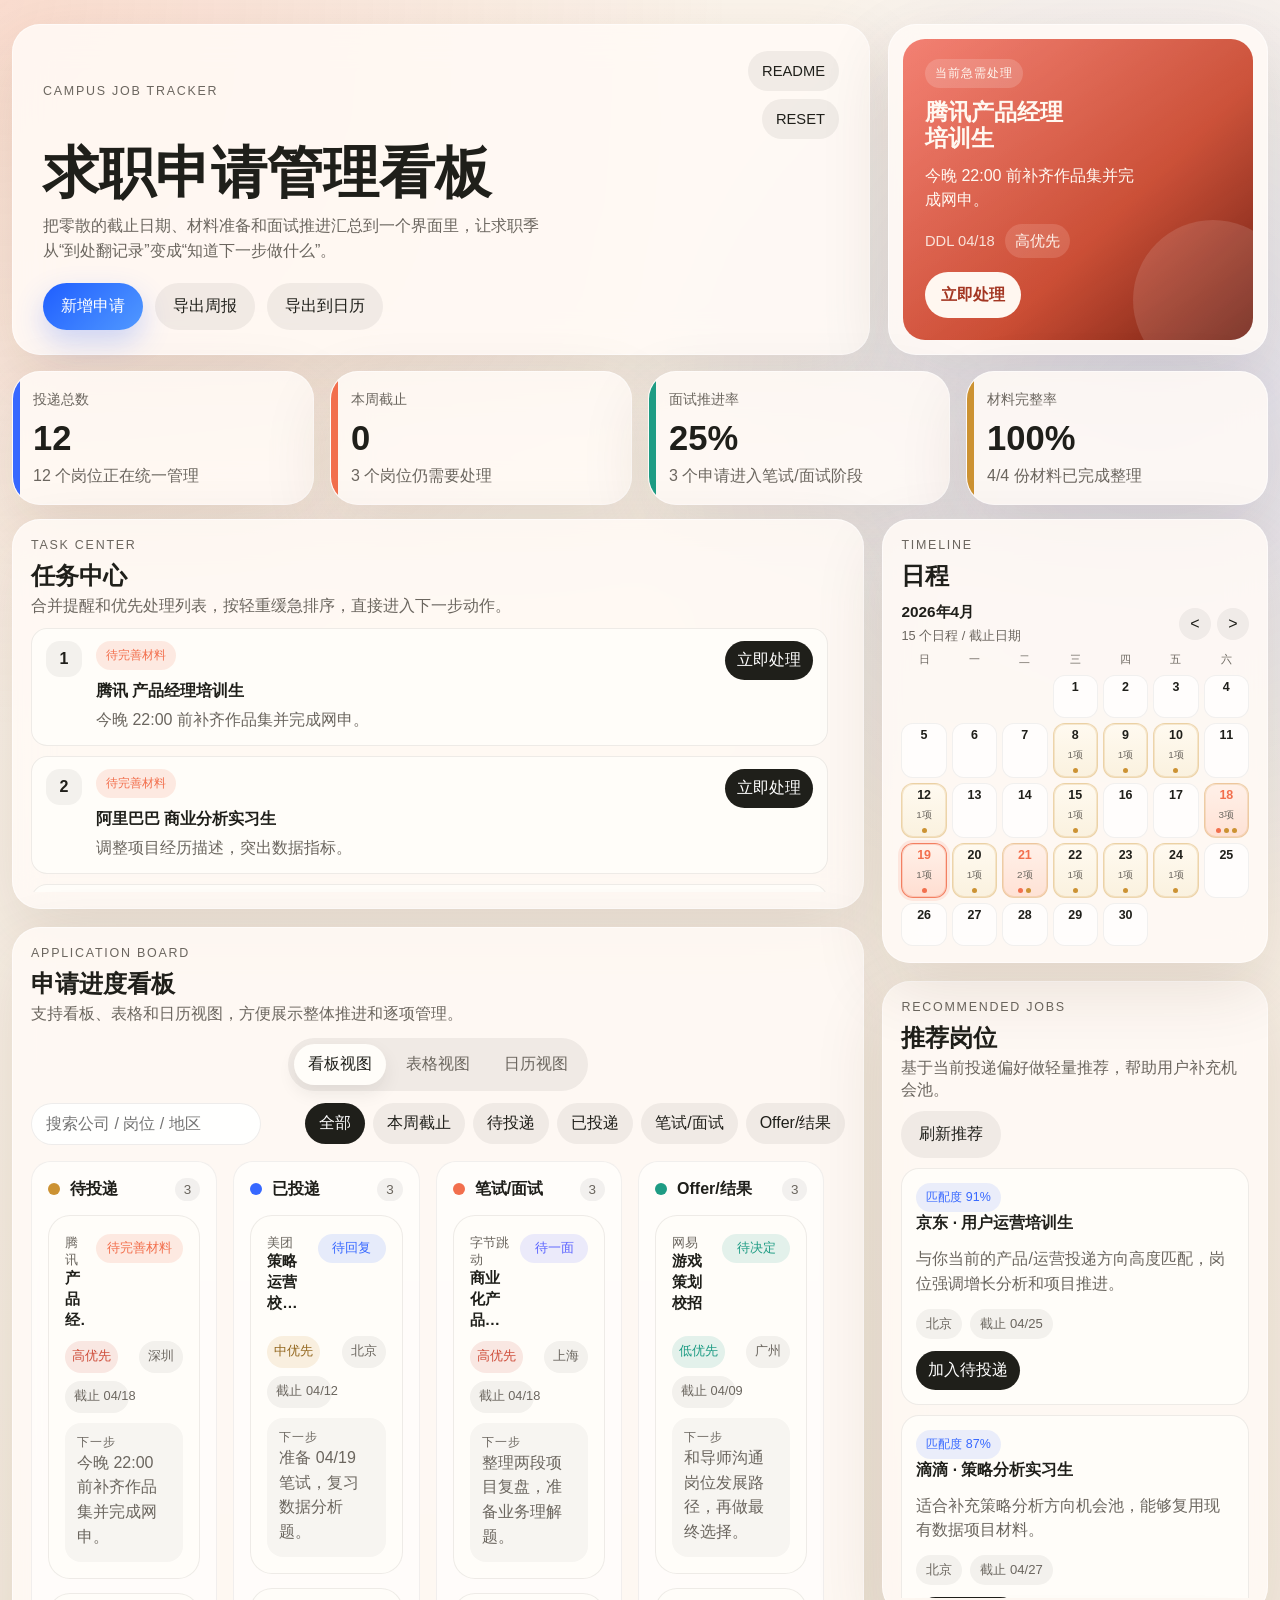
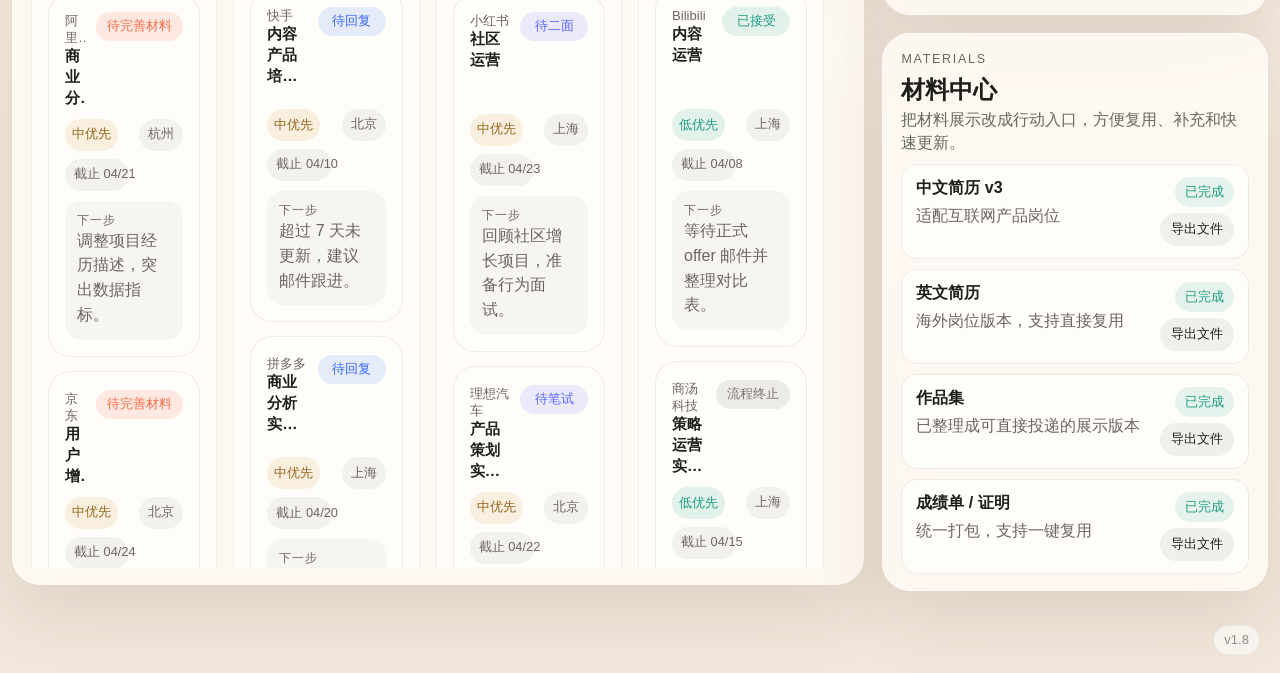
<file: index.html>
<!DOCTYPE html>
<html lang="zh-CN">
  <head>
    <meta charset="UTF-8" />
    <meta name="viewport" content="width=device-width, initial-scale=1.0" />
    <title>求职申请管理看板</title>
    <link rel="stylesheet" href="./styles.css" />
  </head>
  <body>
    <div class="page-shell">
      <header class="hero">
        <div class="hero__copy">
          <div class="hero__topbar">
            <p class="eyebrow">Campus Job Tracker</p>
            <div class="hero__topbar-actions">
              <button class="ghost-btn ghost-btn--compact" id="openReadmeBtn" type="button">README</button>
              <button class="ghost-btn ghost-btn--compact" id="restoreDefaultsBtn" type="button">RESET</button>
            </div>
          </div>
          <h1>求职申请管理看板</h1>
          <p class="hero__lead">
            把零散的截止日期、材料准备和面试推进汇总到一个界面里，让求职季从“到处翻记录”变成“知道下一步做什么”。
          </p>
          <div class="hero__actions">
            <button class="primary-btn" id="addApplicationBtn" type="button">新增申请</button>
            <button class="ghost-btn" id="exportReportBtn" type="button">导出周报</button>
            <button class="ghost-btn" id="exportCalendarBtn" type="button">导出到日历</button>
          </div>
        </div>

        <aside class="hero__panel">
          <div class="pulse-card">
            <span class="pulse-card__label">当前急需处理</span>
            <strong id="urgentCardTitle">腾讯产品经理培训生</strong>
            <p id="urgentCardDesc">距离网申截止还有 18 小时，作品集仍待上传。</p>
            <div class="pulse-card__meta">
              <span id="urgentCardDeadline">DDL 04/18</span>
              <span class="pulse-card__priority" id="urgentCardPriority">高优先</span>
            </div>
            <div class="pulse-card__actions">
              <button class="pulse-btn" id="focusUrgentBtn" type="button">立即处理</button>
            </div>
          </div>
        </aside>
      </header>

      <main class="dashboard">
        <section class="metrics" aria-label="核心指标">
          <article class="metric-card metric-card--interactive accent-blue" data-metric-filter="all" role="button" tabindex="0">
            <span class="metric-card__label">投递总数</span>
            <strong id="metricTotalValue">0</strong>
            <p id="metricTotalDesc">当前看板中的全部申请岗位</p>
          </article>
          <article class="metric-card metric-card--interactive accent-coral" data-metric-filter="week" role="button" tabindex="0">
            <span class="metric-card__label">本周截止</span>
            <strong id="metricDeadlineValue">0</strong>
            <p id="metricDeadlineDesc">本周内到期的申请岗位</p>
          </article>
          <article class="metric-card metric-card--interactive accent-mint" data-metric-filter="interview" role="button" tabindex="0">
            <span class="metric-card__label">面试推进率</span>
            <strong id="metricInterviewValue">0%</strong>
            <p id="metricInterviewDesc">进入笔试/面试阶段的申请占比</p>
          </article>
          <article class="metric-card accent-gold">
            <span class="metric-card__label">材料完整率</span>
            <strong id="metricMaterialsValue">0%</strong>
            <p id="metricMaterialsDesc">全部申请材料的完成进度</p>
          </article>
        </section>

        <section class="workspace-grid">
          <div class="left-rail">
            <section class="panel" id="taskCenterPanel">
              <div class="panel__head">
                <div>
                  <p class="section-kicker">Task Center</p>
                  <h2>任务中心</h2>
                  <p class="panel__subcopy">合并提醒和优先处理列表，按轻重缓急排序，直接进入下一步动作。</p>
                </div>
              </div>
              <div class="task-list" id="taskList"></div>
            </section>

            <section class="panel" id="applicationBoardPanel">
              <div class="panel__head">
                <div class="panel__title-block">
                  <p class="section-kicker">Application Board</p>
                  <h2>申请进度看板</h2>
                  <p class="panel__subcopy">支持看板、表格和日历视图，方便展示整体推进和逐项管理。</p>
                </div>
                <div class="panel__controls">
                  <div class="view-switch" id="viewSwitch">
                    <button class="view-switch__btn active" data-view="board" type="button">看板视图</button>
                    <button class="view-switch__btn" data-view="table" type="button">表格视图</button>
                    <button class="view-switch__btn" data-view="calendar" type="button">日历视图</button>
                  </div>
                </div>
              </div>

              <div class="data-view is-active" id="boardView">
                <div class="board-swipe-hint" aria-hidden="true">
                  <span class="board-swipe-hint__icon">↔</span>
                  <span>左右滑动查看不同申请阶段</span>
                </div>
                <div class="board-scroll">
                  <div class="board" id="board"></div>
                </div>
              </div>

              <div class="data-view" id="tableView">
                <div class="toolbar toolbar--table">
                  <input id="searchInput" type="search" placeholder="搜索公司 / 岗位 / 地区" />
                  <div class="chip-group" id="filterGroup">
                    <button class="chip active" data-filter="all" type="button">全部</button>
                    <button class="chip" data-filter="wishlist" type="button">待投递</button>
                    <button class="chip" data-filter="applied" type="button">已投递</button>
                    <button class="chip" data-filter="interview" type="button">笔试/面试</button>
                    <button class="chip" data-filter="offer" type="button">Offer/结果</button>
                  </div>
                </div>
                <div class="table-shell">
                  <table class="application-table">
                    <thead>
                      <tr>
                        <th>公司</th>
                        <th>岗位 / 工作</th>
                        <th>
                          <button class="table-sort" data-sort-key="deadline" type="button">
                            Due Date
                            <span class="table-sort__icon" data-sort-icon="deadline">↕</span>
                          </button>
                        </th>
                        <th>
                          <button class="table-sort" data-sort-key="stage" type="button">
                            进度
                            <span class="table-sort__icon" data-sort-icon="stage">↕</span>
                          </button>
                        </th>
                        <th>下一步</th>
                        <th>
                          <button class="table-sort" data-sort-key="priority" type="button">
                            优先级
                            <span class="table-sort__icon" data-sort-icon="priority">↕</span>
                          </button>
                        </th>
                      </tr>
                    </thead>
                    <tbody id="tableBody"></tbody>
                  </table>
                </div>
              </div>

              <div class="data-view" id="calendarView">
                <div class="toolbar toolbar--calendar">
                  <input id="calendarSearchInput" type="search" placeholder="搜索公司 / 岗位 / 地区" data-application-search />
                  <div class="chip-group" id="calendarFilterGroup" data-application-filter-group>
                    <button class="chip active" data-filter="all" type="button">全部</button>
                    <button class="chip" data-filter="wishlist" type="button">待投递</button>
                    <button class="chip" data-filter="applied" type="button">已投递</button>
                    <button class="chip" data-filter="interview" type="button">笔试/面试</button>
                    <button class="chip" data-filter="offer" type="button">Offer/结果</button>
                  </div>
                </div>
                <div class="week-calendar" id="weekCalendar"></div>
              </div>
            </section>

          </div>

          <div class="right-rail">
            <section class="panel" id="timelinePanel">
              <div class="panel__head">
                <div>
                  <p class="section-kicker">Timeline</p>
                  <h2>日程</h2>
                </div>
              </div>
              <div class="timeline">
                <article class="timeline-item">
                  <span class="timeline-item__time">04/18 10:00</span>
                  <div>
                    <strong>字节跳动 一面</strong>
                    <p>线上视频面试，提前 15 分钟设备检查</p>
                    <button class="mini-action" data-open-detail-key="字节跳动-商业化产品经理" type="button">查看申请</button>
                  </div>
                </article>
                <article class="timeline-item">
                  <span class="timeline-item__time">04/19 19:30</span>
                  <div>
                    <strong>美团 笔试</strong>
                    <p>90 分钟，重点准备数据分析题</p>
                    <button class="mini-action" data-open-detail-key="美团-策略运营校招生" type="button">查看申请</button>
                  </div>
                </article>
                <article class="timeline-item">
                  <span class="timeline-item__time">04/21 14:00</span>
                  <div>
                    <strong>腾讯 HR 面</strong>
                    <p>整理过往实习亮点与转正意愿</p>
                    <button class="mini-action" data-open-detail-key="腾讯-产品经理培训生" type="button">查看申请</button>
                  </div>
                </article>
              </div>
            </section>

            <section class="panel" id="recommendedPanel">
              <div class="panel__head">
                <div>
                  <p class="section-kicker">Recommended Jobs</p>
                  <h2>推荐岗位</h2>
                  <p class="panel__subcopy">基于当前投递偏好做轻量推荐，帮助用户补充机会池。</p>
                </div>
                <button class="ghost-btn" id="refreshRecommendedBtn" type="button">刷新推荐</button>
              </div>
              <div class="recommended-list" id="recommendedList"></div>
            </section>

            <section class="panel" id="materialsPanel">
              <div class="panel__head">
                <div>
                  <p class="section-kicker">Materials</p>
                  <h2>材料中心</h2>
                  <p class="panel__subcopy">把材料展示改成行动入口，方便复用、补充和快速更新。</p>
                </div>
              </div>
              <div class="materials-list">
                <article class="material-item">
                  <div>
                    <strong>中文简历 v3</strong>
                    <p>适配互联网产品岗位</p>
                  </div>
                  <div class="material-item__side">
                    <span class="status-tag ready">已完成</span>
                    <button class="mini-action" data-material-action="export-resume-cn" type="button">导出文件</button>
                  </div>
                </article>
                <article class="material-item">
                  <div>
                    <strong>英文简历</strong>
                    <p>海外岗位版本，支持直接复用</p>
                  </div>
                  <div class="material-item__side">
                    <span class="status-tag ready">已完成</span>
                    <button class="mini-action" data-material-action="export-resume-en" type="button">导出文件</button>
                  </div>
                </article>
                <article class="material-item">
                  <div>
                    <strong>作品集</strong>
                    <p>已整理成可直接投递的展示版本</p>
                  </div>
                  <div class="material-item__side">
                    <span class="status-tag ready">已完成</span>
                    <button class="mini-action" data-material-action="export-portfolio" type="button">导出文件</button>
                  </div>
                </article>
                <article class="material-item">
                  <div>
                    <strong>成绩单 / 证明</strong>
                    <p>统一打包，支持一键复用</p>
                  </div>
                  <div class="material-item__side">
                    <span class="status-tag ready">已完成</span>
                    <button class="mini-action" data-material-action="export-proofs" type="button">导出文件</button>
                  </div>
                </article>
              </div>
            </section>
          </div>
        </section>

      </main>
    </div>

    <template id="cardTemplate">
      <article class="job-card">
        <div class="job-card__top">
          <div>
            <p class="job-card__company"></p>
            <h3 class="job-card__role"></h3>
          </div>
          <span class="job-card__badge"></span>
        </div>
        <div class="job-card__meta">
          <span class="job-card__priority"></span>
          <span class="job-card__city"></span>
          <span class="job-card__deadline"></span>
        </div>
        <div class="job-card__next">
          <span class="job-card__next-label">下一步</span>
          <p class="job-card__next-text"></p>
        </div>
      </article>
    </template>

    <dialog class="modal" id="applicationModal">
      <form class="modal__card" id="applicationForm" method="dialog">
        <div class="modal__head">
          <div>
            <p class="section-kicker">Quick Add</p>
            <h2>新增申请</h2>
          </div>
          <button class="modal__close" id="closeModalBtn" type="button" aria-label="关闭">×</button>
        </div>

        <div class="modal__grid">
          <label class="field">
            <span>公司</span>
            <input name="company" type="text" placeholder="例如：京东" required />
          </label>
          <label class="field">
            <span>岗位 / 工作</span>
            <input name="role" type="text" placeholder="例如：产品运营实习生" required />
          </label>
          <label class="field">
            <span>城市</span>
            <input name="city" type="text" placeholder="例如：北京" />
          </label>
          <label class="field">
            <span>Due Date</span>
            <input name="deadline" type="date" />
          </label>
          <label class="field">
            <span>阶段</span>
            <select name="stage" required>
              <option value="wishlist">待投递</option>
              <option value="applied">已投递</option>
              <option value="interview">笔试/面试</option>
              <option value="offer">Offer/结果</option>
            </select>
          </label>
          <label class="field">
            <span>当前状态</span>
            <select name="badge" id="applicationBadgeSelect" required>
              <option value="">请选择</option>
            </select>
          </label>
          <label class="field" id="applicationScheduleField" hidden>
            <span id="applicationScheduleLabel">笔试日期和时间</span>
            <div class="schedule-picker">
              <input name="scheduleDate" id="applicationScheduleDateInput" type="date" disabled />
              <select name="scheduleTime" id="applicationScheduleTimeSelect" disabled>
                <option value="">选择时间</option>
              </select>
            </div>
          </label>
          <label class="field">
            <span>联系人</span>
            <input name="contact" type="text" placeholder="例如：校招 HR / 邮箱" />
          </label>
          <label class="field">
            <span>岗位链接</span>
            <input name="jdLink" type="url" placeholder="https://example.com/job" />
          </label>
          <label class="field field--full">
            <span>下一步动作</span>
            <textarea name="nextStep" rows="3" placeholder="例如：今晚完成作品集补充并提交网申"></textarea>
          </label>
          <label class="field field--full">
            <span>备注</span>
            <textarea name="notes" rows="3" placeholder="例如：记录岗位匹配点、投递渠道或后续提醒"></textarea>
          </label>
        </div>

        <div class="modal__actions">
          <button class="ghost-btn" id="cancelModalBtn" type="button">取消</button>
          <button class="primary-btn" type="submit">保存到看板</button>
        </div>
      </form>
    </dialog>

    <div class="toast" id="successToast" role="status" aria-live="polite">
      <span class="toast__icon">✓</span>
      <span class="toast__text">已添加成功</span>
    </div>

    <dialog class="drawer" id="detailsDrawer">
      <div class="drawer__panel">
        <div class="drawer__head">
          <div>
            <p class="section-kicker">Application Detail</p>
            <h2 id="drawerTitle">公司详情</h2>
          </div>
          <div class="drawer__head-actions">
            <button class="ghost-btn" id="drawerEditToggleBtn" type="button">修改信息</button>
            <button class="drawer__close" id="closeDrawerBtn" type="button" aria-label="关闭">×</button>
          </div>
        </div>
        <div class="drawer__meta" id="drawerMeta"></div>
        <div class="drawer__section">
          <h3>投递信息</h3>
          <div class="drawer__grid">
            <article>
              <span>投递渠道</span>
              <strong id="drawerChannel"></strong>
            </article>
            <article>
              <span>联系人</span>
              <strong id="drawerContact"></strong>
            </article>
            <article>
              <span>岗位链接</span>
              <a id="drawerLink" href="#" target="_blank" rel="noreferrer">查看 JD</a>
            </article>
            <article>
              <span>当前阶段</span>
              <strong id="drawerStage"></strong>
            </article>
          </div>
        </div>
        <div class="drawer__section" id="drawerOverviewSection">
          <h3>当前进展</h3>
          <div class="drawer__overview" id="drawerOverviewView">
            <article>
              <span>当前状态</span>
              <strong id="drawerBadgeView"></strong>
            </article>
            <article id="drawerScheduleViewItem" hidden>
              <span id="drawerScheduleViewLabel">笔试日期和时间</span>
              <strong id="drawerScheduleView"></strong>
            </article>
            <article>
              <span>优先级</span>
              <strong id="drawerPriorityView"></strong>
            </article>
            <article class="drawer__overview--full">
              <span>下一步动作</span>
              <p id="drawerNextStepView"></p>
            </article>
          </div>
          <div class="drawer__overview drawer__overview--edit" id="drawerOverviewEdit" hidden>
            <label class="field">
              <span>申请阶段</span>
              <select id="drawerStageSelect">
                <option value="wishlist">待投递</option>
                <option value="applied">已投递</option>
                <option value="interview">笔试/面试</option>
                <option value="offer">Offer/结果</option>
              </select>
            </label>
            <label class="field">
              <span>截止日期</span>
              <input id="drawerDeadlineInput" type="date" />
            </label>
            <label class="field">
              <span>当前状态</span>
              <select id="drawerBadgeSelect">
                <option value="">请选择</option>
              </select>
            </label>
            <label class="field" id="drawerScheduleField" hidden>
              <span id="drawerScheduleLabel">笔试日期和时间</span>
              <div class="schedule-picker">
                <input id="drawerScheduleDateInput" type="date" disabled />
                <select id="drawerScheduleTimeSelect" disabled>
                  <option value="">选择时间</option>
                </select>
              </div>
            </label>
            <label class="field">
              <span>优先级</span>
              <select id="drawerPrioritySelect">
                <option value="urgent">高优先</option>
                <option value="mid">中优先</option>
                <option value="low">低优先</option>
              </select>
            </label>
            <label class="field">
              <span>联系人</span>
              <input id="drawerContactInput" type="text" placeholder="填写联系人或渠道备注" />
            </label>
            <label class="field">
              <span>岗位链接</span>
              <input id="drawerLinkInput" type="url" placeholder="https://example.com/job" />
            </label>
            <label class="field field--full">
              <span>下一步动作</span>
              <textarea id="drawerNextStepInput" rows="3" placeholder="填写当前最重要的下一步动作"></textarea>
            </label>
          </div>
        </div>
        <div class="drawer__section" id="drawerNotesSection">
          <h3>备注</h3>
          <p class="drawer__notes" id="drawerNotes"></p>
          <textarea class="drawer__notes-input" id="drawerNotesInput" rows="4" hidden></textarea>
        </div>
        <div class="drawer__actions" id="drawerActions" hidden>
          <button class="danger-btn" id="drawerDeleteBtn" type="button">删除岗位</button>
          <button class="ghost-btn" id="drawerResetBtn" type="button">重置改动</button>
          <button class="primary-btn" id="drawerSaveBtn" type="button">保存更改</button>
        </div>
      </div>
    </dialog>

    <dialog class="confirm-modal" id="deleteConfirmModal">
      <div class="confirm-modal__card">
        <p class="section-kicker">Confirm Delete</p>
        <h2>确认删除这个岗位？</h2>
        <p class="confirm-modal__text" id="deleteConfirmText">删除后将从看板、表格和任务中心中移除。</p>
        <div class="confirm-modal__actions">
          <button class="ghost-btn" id="cancelDeleteBtn" type="button">取消</button>
          <button class="danger-btn" id="confirmDeleteBtn" type="button">确认删除</button>
        </div>
      </div>
    </dialog>

    <footer class="site-version" aria-label="Version">
      <span>v1.8</span>
    </footer>

    <script src="./script.js"></script>
  </body>
</html>
</file>
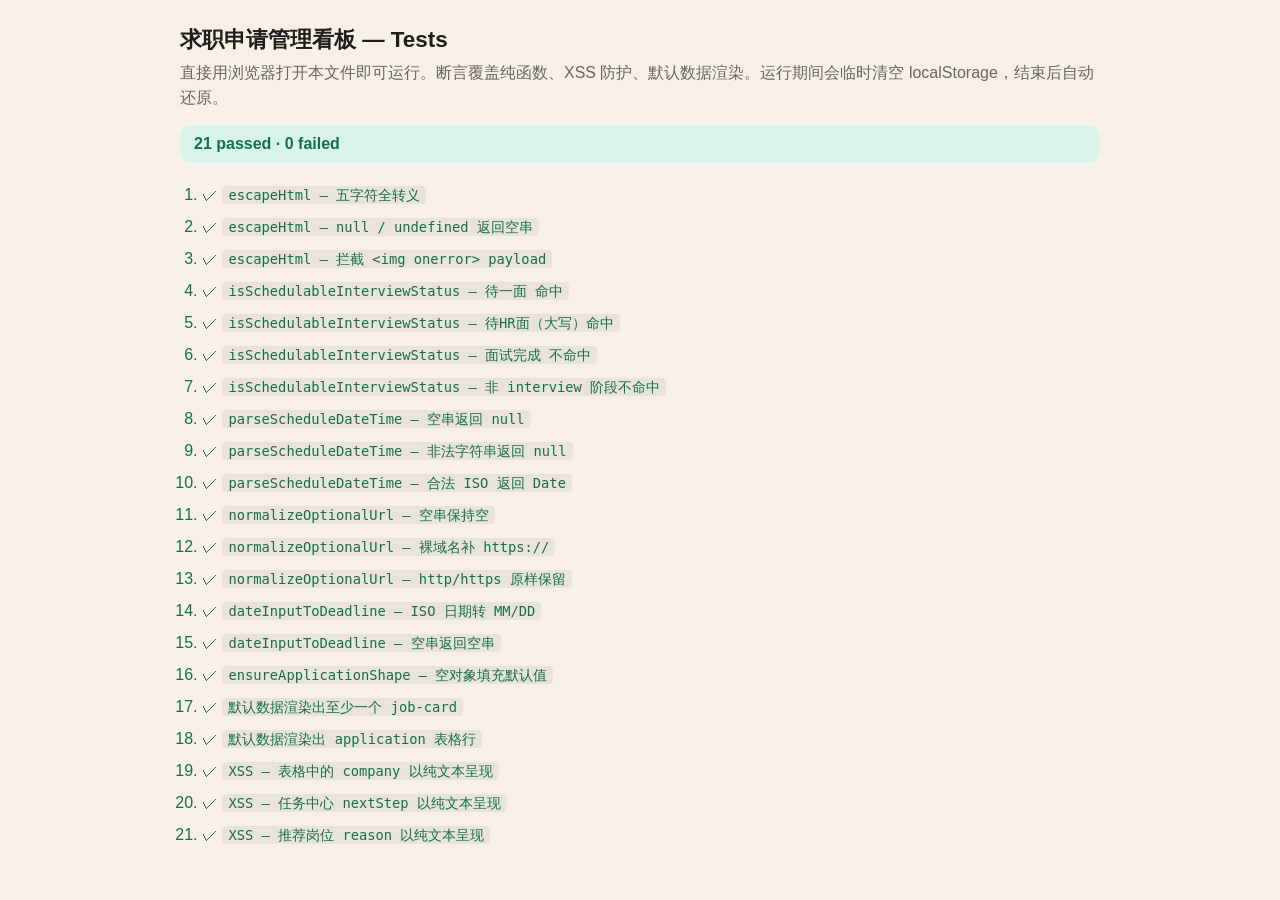
<file: tests.html>
<!DOCTYPE html>
<html lang="zh-CN">
  <head>
    <meta charset="UTF-8" />
    <title>Tests — 求职申请管理看板</title>
    <style>
      body {
        font-family: "IBM Plex Sans", "PingFang SC", "Microsoft YaHei", sans-serif;
        padding: 24px;
        max-width: 920px;
        margin: 0 auto;
        background: #f6f0e8;
        color: #1f1f1a;
      }
      h1 { margin: 0 0 6px; font-size: 1.4rem; }
      p.hint { margin: 0 0 14px; color: #6b665f; line-height: 1.55; }
      .summary {
        margin: 12px 0 16px;
        padding: 10px 14px;
        border-radius: 12px;
        font-weight: 700;
      }
      .summary.pending { background: rgba(31, 31, 26, 0.06); color: #6b665f; }
      .summary.pass { background: #d8f3ea; color: #14704c; }
      .summary.fail { background: #fbdcd5; color: #a22815; }
      ol { padding-left: 22px; line-height: 1.75; margin: 0; }
      li { padding: 2px 0; }
      li.pass { color: #14704c; }
      li.fail { color: #8b2215; }
      li code {
        font-family: "SF Mono", Menlo, Consolas, monospace;
        font-size: 0.86rem;
        background: rgba(31, 31, 26, 0.06);
        padding: 1px 6px;
        border-radius: 4px;
        color: inherit;
      }
      .detail {
        margin-top: 4px;
        padding: 6px 10px;
        background: rgba(206, 76, 57, 0.08);
        border-radius: 6px;
        font-family: "SF Mono", Menlo, Consolas, monospace;
        font-size: 0.82rem;
      }
      iframe { display: none; }
    </style>
  </head>
  <body>
    <h1>求职申请管理看板 — Tests</h1>
    <p class="hint">
      直接用浏览器打开本文件即可运行。断言覆盖纯函数、XSS 防护、默认数据渲染。运行期间会临时清空 localStorage，结束后自动还原。
    </p>
    <div id="summary" class="summary pending">运行中…</div>
    <ol id="results"></ol>
    <iframe id="app" src="./index.html"></iframe>

    <script>
      (function () {
        const STORAGE_KEY = "campus-job-tracker-applications-v1";
        const snapshot = window.localStorage.getItem(STORAGE_KEY);
        window.localStorage.removeItem(STORAGE_KEY);

        const iframe = document.getElementById("app");
        const results = document.getElementById("results");
        const summary = document.getElementById("summary");
        const cases = [];

        function test(name, fn) {
          cases.push({ name, fn });
        }

        function assert(cond, message) {
          if (!cond) throw new Error(message || "assertion failed");
        }

        function assertEq(actual, expected, message) {
          const a = JSON.stringify(actual);
          const e = JSON.stringify(expected);
          if (a !== e) {
            throw new Error(
              (message || "expected equal") + ": got " + a + ", want " + e
            );
          }
        }

        // --- 纯函数 ---

        test("escapeHtml — 五字符全转义", (w) => {
          assertEq(w.escapeHtml("<a>&\"'"), "&lt;a&gt;&amp;&quot;&#39;");
        });

        test("escapeHtml — null / undefined 返回空串", (w) => {
          assertEq(w.escapeHtml(null), "");
          assertEq(w.escapeHtml(undefined), "");
        });

        test("escapeHtml — 拦截 <img onerror> payload", (w) => {
          const payload = '<img src=x onerror="alert(1)">';
          const escaped = w.escapeHtml(payload);
          assert(!escaped.includes("<img"), "原始标签泄漏");
          assert(escaped.includes("&lt;img"), "尖括号未转义");
        });

        test("isSchedulableInterviewStatus — 待一面 命中", (w) => {
          assertEq(w.isSchedulableInterviewStatus("interview", "待一面"), true);
        });

        test("isSchedulableInterviewStatus — 待HR面（大写）命中", (w) => {
          // 回归锁: 集合里存的是 "待hr面" 小写，UI 选项是 "待HR面"，
          // 依赖 toLowerCase 才能匹配。改动常量表时这条会炸。
          assertEq(w.isSchedulableInterviewStatus("interview", "待HR面"), true);
        });

        test("isSchedulableInterviewStatus — 面试完成 不命中", (w) => {
          assertEq(w.isSchedulableInterviewStatus("interview", "面试完成"), false);
        });

        test("isSchedulableInterviewStatus — 非 interview 阶段不命中", (w) => {
          assertEq(w.isSchedulableInterviewStatus("applied", "待一面"), false);
        });

        test("parseScheduleDateTime — 空串返回 null", (w) => {
          assertEq(w.parseScheduleDateTime(""), null);
        });

        test("parseScheduleDateTime — 非法字符串返回 null", (w) => {
          assertEq(w.parseScheduleDateTime("not a date"), null);
        });

        test("parseScheduleDateTime — 合法 ISO 返回 Date", (w) => {
          const d = w.parseScheduleDateTime("2026-05-01T10:30");
          assert(d && typeof d.getTime === "function", "不是 Date 实例");
          assertEq(d.getHours(), 10);
          assertEq(d.getMinutes(), 30);
        });

        test("normalizeOptionalUrl — 空串保持空", (w) => {
          assertEq(w.normalizeOptionalUrl(""), "");
        });

        test("normalizeOptionalUrl — 裸域名补 https://", (w) => {
          assertEq(w.normalizeOptionalUrl("example.com"), "https://example.com");
        });

        test("normalizeOptionalUrl — http/https 原样保留", (w) => {
          assertEq(w.normalizeOptionalUrl("http://example.com"), "http://example.com");
          assertEq(w.normalizeOptionalUrl("https://example.com"), "https://example.com");
        });

        test("dateInputToDeadline — ISO 日期转 MM/DD", (w) => {
          assertEq(w.dateInputToDeadline("2026-05-01"), "05/01");
        });

        test("dateInputToDeadline — 空串返回空串", (w) => {
          assertEq(w.dateInputToDeadline(""), "");
        });

        test("ensureApplicationShape — 空对象填充默认值", (w) => {
          const item = {};
          w.ensureApplicationShape(item, 99);
          assertEq(item.id, "app-100");
          assertEq(item.scheduleAt, "");
          assert(Array.isArray(item.materials), "materials 未初始化");
          assert(!!item.deadline, "deadline 缺失");
          assert(!!item.stageLabel, "stageLabel 缺失");
        });

        // --- 默认数据渲染冒烟 ---

        test("默认数据渲染出至少一个 job-card", (w) => {
          const cards = w.document.querySelectorAll(".job-card");
          assert(cards.length > 0, "期望看到卡片，实际 " + cards.length);
        });

        test("默认数据渲染出 application 表格行", (w) => {
          const rows = w.document.querySelectorAll("tr[data-application-id]");
          assert(rows.length > 0, "期望看到行，实际 " + rows.length);
        });

        // --- XSS 集成 ---

        test("XSS — 表格中的 company 以纯文本呈现", (w) => {
          const payload = '<img src=x onerror="window.__xss_table=1">';
          // applications 是 const, 从 parent 取不到，要用 iframe 自己的作用域
          w.eval("applications[0].company = " + JSON.stringify(payload) + ";");
          w.rerender();
          assert(!w.__xss_table, "onerror 触发 → 转义被绕过");
          const row = w.document.querySelector("tr[data-application-id]");
          assert(row && row.textContent.includes(payload), "payload 未以纯文本显示");
          assert(!row.querySelector("img"), "img 标签被真的插入到了 DOM");
        });

        test("XSS — 任务中心 nextStep 以纯文本呈现", (w) => {
          const payload = '<img src=x onerror="window.__xss_task=1">';
          w.eval(
            "var _t = applications.find(function (a) { return a.badge === '待完善材料'; });" +
              "if (_t) { _t.nextStep = " + JSON.stringify(payload) + "; }"
          );
          w.rerender();
          assert(!w.__xss_task, "onerror 触发 → 转义被绕过");
          const desc = w.document.querySelector(".task-card__desc");
          assert(desc && desc.textContent.includes(payload), "payload 文本缺失");
        });

        test("XSS — 推荐岗位 reason 以纯文本呈现", (w) => {
          const payload = '<img src=x onerror="window.__xss_rec=1">';
          w.eval(
            "recommendedJobs[0].reason = " + JSON.stringify(payload) + ";"
          );
          w.rerender();
          assert(!w.__xss_rec, "onerror 触发 → 转义被绕过");
          const desc = w.document.querySelector(".recommended-item__desc");
          assert(desc && desc.textContent.includes(payload), "payload 文本缺失");
        });

        // --- runner ---

        function renderResult(name, ok, detail) {
          const li = document.createElement("li");
          li.className = ok ? "pass" : "fail";
          const mark = document.createElement("span");
          mark.textContent = ok ? "✓ " : "✗ ";
          li.appendChild(mark);
          const code = document.createElement("code");
          code.textContent = name;
          li.appendChild(code);
          if (!ok && detail) {
            const div = document.createElement("div");
            div.className = "detail";
            div.textContent = detail;
            li.appendChild(div);
          }
          results.appendChild(li);
        }

        function run(w) {
          let passed = 0;
          let failed = 0;
          cases.forEach(({ name, fn }) => {
            try {
              fn(w);
              passed += 1;
              renderResult(name, true);
            } catch (error) {
              failed += 1;
              renderResult(name, false, (error && error.message) || String(error));
            }
          });

          summary.classList.remove("pending");
          summary.classList.add(failed === 0 ? "pass" : "fail");
          summary.textContent = passed + " passed · " + failed + " failed";

          if (snapshot !== null) {
            window.localStorage.setItem(STORAGE_KEY, snapshot);
          } else {
            window.localStorage.removeItem(STORAGE_KEY);
          }
        }

        iframe.addEventListener("load", () => {
          setTimeout(() => run(iframe.contentWindow), 0);
        });
      })();
    </script>
  </body>
</html>
</file>
<file: styles.css>
:root {
  --bg: #f6f0e8;
  --surface: rgba(255, 250, 245, 0.88);
  --surface-strong: #fffdf9;
  --ink: #1f1f1a;
  --muted: #6b665f;
  --line: rgba(42, 33, 21, 0.08);
  --blue: #3768ff;
  --coral: #f26f4d;
  --mint: #1e9c84;
  --gold: #cc9232;
  --danger: #ce4c39;
  --shadow: 0 24px 70px rgba(73, 44, 17, 0.12);
  --radius-xl: 28px;
  --radius-lg: 22px;
  --radius-md: 16px;
  --radius-sm: 999px;
  --font-sans: "IBM Plex Sans", "Noto Sans SC", "PingFang SC", "Microsoft YaHei", sans-serif;
}

* {
  box-sizing: border-box;
}

body {
  margin: 0;
  min-height: 100vh;
  font-family: var(--font-sans);
  color: var(--ink);
  background:
    radial-gradient(circle at top left, rgba(242, 111, 77, 0.18), transparent 28%),
    radial-gradient(circle at 90% 18%, rgba(55, 104, 255, 0.14), transparent 24%),
    linear-gradient(180deg, #fbf4eb 0%, #f1e7da 100%);
}

button,
input {
  font: inherit;
}

textarea,
select {
  font: inherit;
}

.page-shell {
  width: min(1480px, calc(100vw - 24px));
  margin: 24px auto 40px;
}

.page-shell,
.hero,
.workspace-grid,
.left-rail,
.right-rail,
.panel,
.hero__copy,
.hero__panel {
  min-width: 0;
}

.hero {
  display: grid;
  grid-template-columns: minmax(0, 1.3fr) minmax(280px, 380px);
  gap: 18px;
  align-items: stretch;
  margin-bottom: 16px;
}

.hero__copy,
.hero__panel,
.panel,
.metric-card {
  backdrop-filter: blur(18px);
  background: var(--surface);
  border: 1px solid rgba(255, 255, 255, 0.55);
  border-radius: var(--radius-xl);
  box-shadow: var(--shadow);
}

.hero__copy {
  padding: 26px 30px 24px;
}

.hero__topbar {
  display: flex;
  align-items: center;
  justify-content: space-between;
  gap: 12px;
  margin-bottom: 8px;
}

.hero__topbar-actions {
  display: grid;
  justify-items: end;
  gap: 8px;
}

.eyebrow,
.section-kicker {
  margin: 0 0 8px;
  font-size: 0.78rem;
  letter-spacing: 0.14em;
  text-transform: uppercase;
  color: var(--muted);
}

.hero h1,
.panel h2 {
  margin: 0;
}

.hero h1 {
  font-size: clamp(2.2rem, 4.4vw, 4rem);
  line-height: 0.92;
  max-width: none;
  white-space: nowrap;
}

.hero__lead {
  max-width: 56ch;
  margin: 14px 0 0;
  color: var(--muted);
  font-size: 1rem;
  line-height: 1.58;
  text-wrap: pretty;
}

.hero__actions {
  display: flex;
  flex-wrap: wrap;
  gap: 12px;
  margin-top: 20px;
}

.primary-btn,
.ghost-btn,
.danger-btn,
.text-btn,
.chip {
  border: none;
  cursor: pointer;
  transition: transform 180ms ease, background 180ms ease, color 180ms ease, box-shadow 180ms ease;
}

.primary-btn,
.ghost-btn,
.danger-btn {
  padding: 13px 18px;
  border-radius: var(--radius-sm);
}

.primary-btn {
  color: #fff;
  background: linear-gradient(135deg, #1f5eff, #5199ff);
  box-shadow: 0 12px 28px rgba(55, 104, 255, 0.25);
}

.ghost-btn {
  color: var(--ink);
  background: rgba(31, 31, 26, 0.06);
}

.ghost-btn--compact {
  padding: 9px 14px;
  min-height: 40px;
  font-size: 0.92rem;
  white-space: nowrap;
}

.danger-btn {
  color: #fff;
  background: linear-gradient(135deg, #d54e3b, #b63627);
  box-shadow: 0 12px 28px rgba(181, 54, 39, 0.2);
}

.primary-btn:hover,
.ghost-btn:hover,
.danger-btn:hover,
.text-btn:hover,
.chip:hover {
  transform: translateY(-1px);
}

.hero__panel {
  padding: 14px;
  display: flex;
}

.pulse-card {
  width: 100%;
  display: grid;
  grid-template-rows: auto auto 1fr auto auto;
  gap: 12px;
  align-content: start;
  min-height: 100%;
  padding: 20px 22px 22px;
  border-radius: calc(var(--radius-xl) - 6px);
  color: #fff8f1;
  background:
    linear-gradient(150deg, rgba(255, 255, 255, 0.14), rgba(255, 255, 255, 0)),
    linear-gradient(135deg, #f16c5c, #c8452b 60%, #6d1e11 100%);
  position: relative;
  overflow: hidden;
}

.pulse-card::after {
  content: "";
  position: absolute;
  inset: auto -40px -40px auto;
  width: 160px;
  height: 160px;
  border-radius: 50%;
  background: rgba(255, 255, 255, 0.12);
}

.pulse-card__label {
  display: inline-flex;
  width: fit-content;
  padding: 6px 10px;
  border-radius: var(--radius-sm);
  background: rgba(255, 255, 255, 0.16);
  font-size: 0.75rem;
  letter-spacing: 0.08em;
  text-transform: uppercase;
}

.pulse-card strong {
  display: block;
  margin: 0;
  max-width: 11ch;
  font-size: 1.42rem;
  line-height: 1.14;
  text-wrap: pretty;
}

.pulse-card p {
  margin: 0;
  max-width: 24ch;
  line-height: 1.52;
  text-wrap: pretty;
}

.pulse-card__meta {
  display: flex;
  align-items: center;
  gap: 10px;
  flex-wrap: wrap;
  font-size: 0.92rem;
  color: rgba(255, 248, 241, 0.86);
}

.pulse-card__meta > span {
  min-height: 34px;
  display: inline-flex;
  align-items: center;
}

.pulse-card__priority {
  padding: 6px 10px;
  border-radius: var(--radius-sm);
  background: rgba(255, 255, 255, 0.14);
}

.pulse-card__priority.is-high {
  color: #fff4ed;
  background: rgba(255, 210, 198, 0.18);
}

.pulse-card__priority.is-mid {
  color: #fff4d8;
  background: rgba(255, 233, 179, 0.18);
}

.pulse-card__priority.is-low {
  color: #e6fff5;
  background: rgba(189, 255, 228, 0.16);
}

.pulse-card__actions {
  display: flex;
  gap: 10px;
  flex-wrap: wrap;
  margin-top: 2px;
}

.pulse-btn {
  min-height: 46px;
  padding: 11px 16px;
  border: none;
  border-radius: var(--radius-sm);
  background: #fff7f0;
  color: #a33622;
  cursor: pointer;
  font-weight: 700;
  line-height: 1;
  transition: transform 180ms ease, background 180ms ease, color 180ms ease;
}

.pulse-btn:hover {
  transform: translateY(-1px);
}

.pulse-btn--secondary {
  color: #fff8f1;
  background: rgba(255, 255, 255, 0.16);
}

.metrics {
  display: grid;
  grid-template-columns: repeat(4, minmax(0, 1fr));
  gap: 16px;
  margin-bottom: 14px;
}

.metric-card {
  padding: 18px 20px 16px;
  position: relative;
  overflow: hidden;
}

.metric-card::before {
  content: "";
  position: absolute;
  inset: 0 auto 0 0;
  width: 7px;
  border-radius: 999px;
}

.accent-blue::before {
  background: var(--blue);
}

.accent-coral::before {
  background: var(--coral);
}

.accent-mint::before {
  background: var(--mint);
}

.accent-gold::before {
  background: var(--gold);
}

.metric-card__label {
  display: inline-block;
  color: var(--muted);
  font-size: 0.88rem;
}

.metric-card strong {
  display: block;
  margin-top: 10px;
  font-size: clamp(1.8rem, 2.7vw, 2.45rem);
}

.metric-card p {
  margin: 6px 0 0;
  color: var(--muted);
  line-height: 1.5;
}

.metric-card--interactive {
  cursor: pointer;
  transition: transform 180ms ease, box-shadow 180ms ease, border-color 180ms ease;
}

.metric-card--interactive:hover {
  transform: translateY(-2px);
  box-shadow: 0 16px 32px rgba(31, 31, 26, 0.08);
}

.metric-card--interactive:focus-visible {
  outline: 3px solid rgba(55, 104, 255, 0.2);
  outline-offset: 2px;
}

.workspace-grid {
  display: grid;
  grid-template-columns: minmax(0, 2.1fr) minmax(340px, 0.95fr);
  gap: 18px;
  align-items: stretch;
  height: auto;
  min-height: 0;
}

.left-rail,
.right-rail {
  display: flex;
  flex-direction: column;
  gap: 18px;
  min-width: 0;
  min-height: 0;
  height: 100%;
  overflow: visible;
}

#taskCenterPanel {
  flex: 0 0 390px;
}

#applicationBoardPanel {
  flex: 1 1 auto;
}

#timelinePanel,
#recommendedPanel,
#materialsPanel {
  flex: 0 0 auto;
}

#timelinePanel {
  position: relative;
  z-index: 4;
  overflow: visible;
}

.right-rail::after {
  content: "";
  flex: 1 1 auto;
  min-height: 0;
}

.panel {
  padding: 18px 18px 16px;
  min-width: 0;
  min-height: 0;
  overflow: hidden;
  display: flex;
  flex-direction: column;
}

.left-rail > *,
.right-rail > * {
  min-height: 0;
}

.panel__head {
  display: flex;
  justify-content: space-between;
  align-items: start;
  gap: 10px;
  margin-bottom: 10px;
  flex-wrap: wrap;
}

.panel__title-block,
.panel__controls,
.panel__head > div {
  min-width: 0;
}

.panel__subcopy {
  margin: 3px 0 0;
  color: var(--muted);
  line-height: 1.4;
  text-wrap: pretty;
}

#applicationBoardPanel .panel__head {
  display: grid;
  grid-template-columns: 1fr;
  justify-items: center;
  gap: 12px;
  margin-bottom: 12px;
}

#applicationBoardPanel .panel__title-block {
  justify-self: stretch;
}

#applicationBoardPanel {
  display: grid;
  grid-template-rows: auto minmax(0, 1fr);
  min-height: 0;
}

#materialsPanel {
  display: grid;
  grid-template-rows: auto minmax(0, 1fr);
  min-height: 0;
}

.panel__controls {
  display: grid;
  justify-items: center;
  gap: 12px;
  width: 100%;
}

.text-btn {
  padding: 8px 0;
  color: var(--blue);
  background: transparent;
}

.task-list {
  display: grid;
  gap: 10px;
  flex: 1;
  max-height: none;
  min-height: 0;
  overflow-y: auto;
  padding-right: 2px;
  scrollbar-gutter: stable;
}

.task-card {
  padding: 12px 14px;
  border-radius: var(--radius-md);
  background: var(--surface-strong);
  border: 1px solid var(--line);
  display: grid;
  grid-template-columns: auto minmax(0, 1fr) auto;
  gap: 14px;
  align-items: start;
}

.task-card__rank {
  width: 36px;
  height: 36px;
  display: grid;
  place-items: center;
  border-radius: 14px;
  background: rgba(31, 31, 26, 0.05);
  font-weight: 700;
}

.task-card__meta {
  min-width: 0;
}

.task-card__type {
  display: inline-flex;
  padding: 6px 10px;
  border-radius: var(--radius-sm);
  font-size: 0.78rem;
}

.task-card__type.deadline {
  color: var(--danger);
  background: rgba(206, 76, 57, 0.12);
}

.task-card__type.followup {
  color: #93671f;
  background: rgba(204, 146, 50, 0.13);
}

.task-card__type.attention {
  color: var(--coral);
  background: rgba(242, 111, 77, 0.14);
}

.task-card__type.applied {
  color: var(--blue);
  background: rgba(55, 104, 255, 0.12);
}

.task-card__type.interview {
  color: #5a63ff;
  background: rgba(90, 99, 255, 0.12);
}

.task-card__type.offer {
  color: var(--mint);
  background: rgba(30, 156, 132, 0.12);
}

.task-card__type.stopped {
  color: #7b756d;
  background: rgba(31, 31, 26, 0.08);
}

.task-card__title {
  margin: 10px 0 0;
  font-size: 1rem;
  line-height: 1.4;
}

.task-card__desc {
  margin: 6px 0 0;
  color: var(--muted);
  line-height: 1.55;
}

.task-card__action {
  padding: 9px 12px;
  border: none;
  border-radius: var(--radius-sm);
  background: var(--ink);
  color: #fff;
  cursor: pointer;
  white-space: nowrap;
}

.priority-list {
  display: grid;
  gap: 12px;
}

.priority-item {
  display: grid;
  grid-template-columns: auto 1fr auto;
  gap: 14px;
  align-items: center;
  padding: 14px 16px;
  border-radius: var(--radius-md);
  background: var(--surface-strong);
  border: 1px solid var(--line);
}

.priority-item__rank {
  width: 36px;
  height: 36px;
  display: grid;
  place-items: center;
  border-radius: 14px;
  background: rgba(31, 31, 26, 0.05);
  font-weight: 700;
}

.priority-item p,
.priority-item h3,
.job-card p,
.job-card h3,
.timeline-item p,
.timeline-item strong,
.material-item p,
.material-item strong,
.insight-item p,
.insight-item strong,
.strategy-grid p,
.strategy-grid strong {
  margin: 0;
}

.priority-item h3 {
  font-size: 1rem;
  line-height: 1.4;
  overflow-wrap: anywhere;
  text-wrap: pretty;
}

.priority-item > div,
.material-item > div,
.job-card__top > div {
  min-width: 0;
}

.priority-item p {
  margin-top: 5px;
  color: var(--muted);
  line-height: 1.5;
  text-wrap: pretty;
}

.priority-item__tag {
  padding: 8px 12px;
  border-radius: var(--radius-sm);
  font-size: 0.85rem;
}

.priority-item__tag.high {
  background: rgba(206, 76, 57, 0.12);
  color: var(--danger);
}

.priority-item__tag.mid {
  background: rgba(204, 146, 50, 0.12);
  color: #93671f;
}

.toolbar {
  display: flex;
  align-items: center;
  gap: 12px;
  flex-wrap: wrap;
  justify-content: flex-end;
  min-width: 0;
}

.toolbar--table {
  justify-content: space-between;
  margin-bottom: 16px;
  width: 100%;
}

.toolbar--board,
.toolbar--calendar {
  justify-content: space-between;
  margin-bottom: 16px;
  width: 100%;
}

.toolbar--board .chip-group,
.toolbar--table .chip-group,
.toolbar--calendar .chip-group {
  justify-content: flex-end;
}

.toolbar input {
  min-width: 220px;
  padding: 11px 14px;
  border-radius: var(--radius-sm);
  border: 1px solid var(--line);
  background: rgba(255, 255, 255, 0.9);
  outline: none;
}

.toolbar input:focus {
  border-color: rgba(55, 104, 255, 0.4);
  box-shadow: 0 0 0 4px rgba(55, 104, 255, 0.1);
}

.chip-group {
  display: flex;
  flex-wrap: wrap;
  gap: 8px;
}

.chip {
  padding: 10px 14px;
  border-radius: var(--radius-sm);
  background: rgba(31, 31, 26, 0.06);
  color: var(--ink);
}

.chip.active {
  background: var(--ink);
  color: #fff;
}

.view-switch {
  display: inline-flex;
  flex-wrap: wrap;
  justify-content: center;
  gap: 6px;
  padding: 6px;
  border-radius: var(--radius-sm);
  background: rgba(31, 31, 26, 0.06);
  justify-self: center;
}

.view-switch__btn {
  padding: 10px 14px;
  border: none;
  border-radius: var(--radius-sm);
  background: transparent;
  color: var(--muted);
  cursor: pointer;
  transition: background 180ms ease, color 180ms ease, transform 180ms ease;
}

.view-switch__btn.active {
  background: var(--surface-strong);
  color: var(--ink);
  box-shadow: 0 8px 18px rgba(31, 31, 26, 0.08);
}

.data-view {
  display: none;
  min-width: 0;
  min-height: 0;
}

.data-view.is-active {
  display: flex;
  flex-direction: column;
  flex: 1;
  min-height: 0;
  overflow: hidden;
}

#boardView,
#tableView,
#calendarView {
  flex: 1;
  min-height: 0;
}

.board-swipe-hint {
  display: none;
}

.board-scroll {
  flex: 1 1 auto;
  min-height: 0;
}

.board {
  display: grid;
  grid-template-columns: repeat(4, minmax(0, 1fr));
  gap: 16px;
  flex: 1 1 auto;
  height: 100%;
  min-height: 840px;
  max-height: none;
  overflow-y: auto;
  overflow-x: hidden;
  padding-right: 6px;
  min-width: 0;
  scrollbar-gutter: stable;
  align-items: start;
}

.table-shell {
  flex: 1;
  height: 100%;
  min-height: 0;
  overflow: auto;
}

.week-calendar {
  flex: 1;
  min-height: 0;
  display: flex;
  flex-direction: column;
  gap: 14px;
}

.week-calendar__toolbar {
  display: flex;
  align-items: center;
  gap: 10px;
  padding: 4px 2px 0;
}

.week-calendar__today,
.week-calendar__nav {
  border: 1px solid rgba(31, 31, 26, 0.12);
  background: rgba(255, 255, 255, 0.78);
  color: var(--ink);
  cursor: pointer;
}

.week-calendar__today {
  height: 40px;
  padding: 0 20px;
  border-radius: 999px;
  font-weight: 700;
}

.week-calendar__nav {
  width: 36px;
  height: 36px;
  border-radius: 999px;
  font-size: 1.1rem;
}

.week-calendar__title {
  display: grid;
  gap: 2px;
  margin-left: 8px;
}

.week-calendar__title strong {
  font-size: 1.28rem;
}

.week-calendar__title span {
  color: var(--muted);
  font-size: 0.82rem;
}

.week-calendar__shell {
  flex: 1;
  min-height: 0;
  overflow: auto;
  border-radius: 22px;
  border: 1px solid rgba(31, 31, 26, 0.08);
  background:
    linear-gradient(180deg, rgba(255, 255, 255, 0.72), rgba(250, 247, 241, 0.64)),
    rgba(255, 255, 255, 0.48);
}

.week-calendar__grid {
  min-width: 920px;
  display: grid;
  grid-template-columns: 68px repeat(7, minmax(116px, 1fr));
}

.week-calendar__timezone,
.week-calendar__day,
.week-calendar__time,
.week-calendar__cell {
  border-right: 1px solid rgba(31, 31, 26, 0.08);
  border-bottom: 1px solid rgba(31, 31, 26, 0.08);
}

.week-calendar__timezone,
.week-calendar__day {
  position: sticky;
  top: 0;
  z-index: 2;
  background: rgba(250, 248, 243, 0.96);
}

.week-calendar__timezone {
  display: flex;
  align-items: end;
  justify-content: center;
  padding: 0 0 12px;
  color: var(--muted);
  font-size: 0.72rem;
  font-weight: 700;
}

.week-calendar__day {
  min-height: 76px;
  padding: 10px 8px 8px;
  display: grid;
  justify-items: center;
  align-content: center;
  gap: 2px;
  text-align: center;
}

.week-calendar__weekday {
  color: var(--muted);
  font-size: 0.68rem;
  font-weight: 800;
  letter-spacing: 0.12em;
}

.week-calendar__day strong {
  width: 38px;
  height: 38px;
  display: grid;
  place-items: center;
  border-radius: 999px;
  font-size: 1rem;
}

.week-calendar__day.is-today strong {
  background: #1f6bd8;
  color: #fff;
}

.week-calendar__month-day {
  color: var(--muted);
  font-size: 0.72rem;
}

.week-calendar__time {
  min-height: 62px;
  padding: 10px 8px;
  color: var(--muted);
  font-size: 0.76rem;
  font-weight: 700;
  background: rgba(250, 248, 243, 0.54);
}

.week-calendar__cell {
  min-height: 62px;
  padding: 6px;
  display: grid;
  align-content: start;
  gap: 5px;
}

.week-calendar__cell--all-day {
  min-height: 74px;
  background: rgba(255, 255, 255, 0.34);
}

.week-calendar__event {
  width: 100%;
  border: none;
  border-radius: 12px;
  padding: 7px 8px;
  display: grid;
  gap: 3px;
  text-align: left;
  cursor: pointer;
  color: var(--ink);
  box-shadow: inset 0 0 0 1px rgba(31, 31, 26, 0.04);
}

.week-calendar__event:hover {
  transform: translateY(-1px);
}

.week-calendar__event--interview {
  background: rgba(242, 111, 77, 0.15);
}

.week-calendar__event--deadline {
  background: rgba(204, 146, 50, 0.14);
}

.week-calendar__event-meta {
  font-size: 0.64rem;
  color: var(--muted);
  font-weight: 800;
}

.week-calendar__event strong {
  font-size: 0.78rem;
  line-height: 1.3;
}

.week-calendar__fallback {
  padding: 24px;
  border-radius: 20px;
  background: rgba(255, 255, 255, 0.64);
  color: var(--muted);
}

.board-column {
  min-width: 0;
  padding: 16px;
  border-radius: 20px;
  background: rgba(255, 255, 255, 0.6);
  border: 1px solid rgba(31, 31, 26, 0.06);
  display: grid;
  grid-template-rows: auto 1fr;
  align-content: start;
}

.board-column__head {
  display: flex;
  justify-content: space-between;
  align-items: center;
  gap: 8px;
  margin-bottom: 14px;
}

.board-column__title {
  display: flex;
  align-items: center;
  gap: 10px;
  font-weight: 700;
}

.board-column__dot {
  width: 12px;
  height: 12px;
  border-radius: 50%;
}

.board-column__count {
  padding: 4px 9px;
  border-radius: var(--radius-sm);
  font-size: 0.84rem;
  color: var(--muted);
  background: rgba(31, 31, 26, 0.06);
}

.column-stack {
  display: grid;
  gap: 14px;
  align-content: start;
  grid-auto-rows: minmax(252px, auto);
}

.job-card {
  padding: 18px 16px 16px;
  border-radius: 22px;
  background: var(--surface-strong);
  border: 1px solid var(--line);
  transition: transform 180ms ease, box-shadow 180ms ease;
  display: grid;
  grid-template-rows: auto auto 1fr;
  gap: 10px;
  align-content: start;
  min-height: 252px;
  height: 100%;
  overflow: hidden;
  cursor: pointer;
}

.job-card:hover {
  transform: translateY(-2px);
  box-shadow: 0 14px 32px rgba(31, 31, 26, 0.08);
}

.job-card__top {
  display: grid;
  grid-template-columns: minmax(0, 1fr) auto;
  gap: 10px;
  align-items: start;
  min-height: 92px;
}

.job-card__company {
  font-size: 0.82rem;
  color: var(--muted);
  min-height: 16px;
  line-height: 1.3;
  display: -webkit-box;
  -webkit-line-clamp: 2;
  -webkit-box-orient: vertical;
  overflow: hidden;
}

.job-card__role {
  margin-top: 6px;
  font-size: 0.96rem;
  line-height: 1.36;
  min-height: 4.08em;
  display: -webkit-box;
  -webkit-line-clamp: 3;
  -webkit-box-orient: vertical;
  overflow: hidden;
  text-wrap: pretty;
}

.job-card__badge,
.status-tag {
  display: inline-flex;
  align-items: center;
  justify-content: center;
  padding: 6px 10px;
  border-radius: var(--radius-sm);
  font-size: 0.82rem;
  white-space: nowrap;
}

.job-card__badge {
  flex-shrink: 0;
  min-width: 68px;
  padding: 6px 11px;
  font-size: 0.79rem;
}

.job-card__badge.is-attention {
  color: var(--coral);
  background: rgba(242, 111, 77, 0.14);
}

.job-card__badge.is-applied {
  color: var(--blue);
  background: rgba(55, 104, 255, 0.12);
}

.job-card__badge.is-interview {
  color: #5a63ff;
  background: rgba(90, 99, 255, 0.12);
}

.job-card__badge.is-offer {
  color: var(--mint);
  background: rgba(30, 156, 132, 0.12);
}

.job-card__badge.is-stopped {
  color: #7b756d;
  background: rgba(31, 31, 26, 0.08);
}

.job-card__meta {
  display: grid;
  grid-template-columns: repeat(2, minmax(0, max-content));
  gap: 8px 10px;
  color: var(--muted);
  font-size: 0.8rem;
  min-height: 72px;
  align-content: start;
  justify-content: start;
}

.job-card__meta span {
  min-height: 32px;
  padding: 6px 9px;
  border-radius: var(--radius-sm);
  background: rgba(31, 31, 26, 0.05);
  display: inline-flex;
  align-items: center;
  justify-content: flex-start;
  white-space: nowrap;
}

.job-card__priority {
  padding: 6px 7px !important;
  justify-content: flex-start;
  line-height: 1;
  letter-spacing: 0;
  width: fit-content;
}

.meta-pill,
.drawer-pill {
  display: inline-flex;
  align-items: center;
  justify-content: center;
  padding: 6px 10px;
  border-radius: var(--radius-sm);
  background: rgba(31, 31, 26, 0.06);
  color: var(--ink);
}

.job-card__priority.is-high,
.meta-pill.is-high,
.drawer-pill.is-high {
  color: var(--danger);
  background: rgba(206, 76, 57, 0.12);
}

.job-card__priority.is-mid,
.meta-pill.is-mid,
.drawer-pill.is-mid {
  color: #93671f;
  background: rgba(204, 146, 50, 0.13);
}

.job-card__priority.is-low,
.meta-pill.is-low,
.drawer-pill.is-low {
  color: var(--mint);
  background: rgba(30, 156, 132, 0.12);
}

.job-card__next {
  padding: 12px 12px 12px;
  border-radius: 16px;
  background: rgba(31, 31, 26, 0.035);
  display: grid;
  align-content: start;
  min-height: 112px;
  overflow: hidden;
}

.job-card__next-label {
  display: inline-block;
  font-size: 0.74rem;
  letter-spacing: 0.08em;
  text-transform: uppercase;
  color: var(--muted);
}

.job-card__next-text {
  margin: 6px 0 0;
  color: var(--muted);
  line-height: 1.55;
  display: -webkit-box;
  -webkit-line-clamp: 4;
  -webkit-box-orient: vertical;
  overflow: hidden;
  text-wrap: pretty;
}

.recommended-list {
  display: grid;
  gap: 10px;
  flex: 0 0 auto;
  min-height: 0;
  overflow-y: auto;
  max-height: 430px;
}

.materials-list {
  flex: 1;
  min-height: 0;
  overflow-y: auto;
}

.timeline {
  flex: 0 0 auto;
  min-height: 0;
  overflow: visible;
  max-height: none;
}

.recommended-item {
  padding: 14px;
  border-radius: 18px;
  background: var(--surface-strong);
  border: 1px solid var(--line);
  display: grid;
  gap: 12px;
}

.recommended-item__top {
  display: flex;
  justify-content: space-between;
  gap: 10px;
  align-items: start;
}

.recommended-item__match {
  display: inline-flex;
  padding: 6px 10px;
  border-radius: var(--radius-sm);
  font-size: 0.78rem;
  color: var(--blue);
  background: rgba(55, 104, 255, 0.1);
}

.recommended-item__title {
  margin: 0;
  font-size: 0.98rem;
  line-height: 1.45;
}

.recommended-item__desc {
  margin: 0;
  color: var(--muted);
  line-height: 1.55;
  text-wrap: pretty;
}

.recommended-item__meta {
  display: flex;
  gap: 8px;
  flex-wrap: wrap;
}

.recommended-item__meta span {
  padding: 6px 10px;
  border-radius: var(--radius-sm);
  background: rgba(31, 31, 26, 0.05);
  color: var(--muted);
  font-size: 0.82rem;
}

.recommended-action {
  padding: 9px 12px;
  border: none;
  border-radius: var(--radius-sm);
  background: var(--ink);
  color: #fff;
  cursor: pointer;
  justify-self: start;
}

.recommended-action:disabled {
  background: rgba(31, 31, 26, 0.08);
  color: var(--muted);
  cursor: default;
}

.materials-list,
.timeline,
.insight-list {
  display: grid;
  gap: 10px;
}

.material-item,
.timeline-item,
.insight-item {
  padding: 12px 14px;
  border-radius: var(--radius-md);
  background: var(--surface-strong);
  border: 1px solid var(--line);
}

.material-item {
  display: grid;
  grid-template-columns: minmax(0, 1fr) auto;
  gap: 14px;
  align-items: start;
  overflow: hidden;
}

.material-item > div:first-child {
  min-width: 0;
}

.material-item__side {
  display: grid;
  gap: 6px;
  justify-items: end;
  flex-shrink: 0;
}

.material-item p,
.timeline-item p,
.insight-item p,
.strategy-grid p {
  margin-top: 5px;
  color: var(--muted);
  line-height: 1.55;
  text-wrap: pretty;
}

.material-item strong,
.timeline-item strong,
.insight-item strong,
.strategy-grid strong,
.table-role strong,
.table-next strong,
.table-materials strong {
  overflow-wrap: anywhere;
  line-height: 1.35;
  text-wrap: pretty;
}

.mini-action {
  padding: 8px 11px;
  border: none;
  border-radius: var(--radius-sm);
  background: rgba(31, 31, 26, 0.06);
  color: var(--ink);
  cursor: pointer;
  font-size: 0.8rem;
  white-space: nowrap;
}

.timeline-item {
  display: grid;
  grid-template-columns: 90px 1fr;
  gap: 12px;
}

.timeline-item__time {
  font-size: 0.88rem;
  color: var(--muted);
  font-weight: 700;
}

.timeline-calendar {
  display: grid;
  gap: 8px;
  overflow: visible;
}

.timeline-calendar__header {
  display: flex;
  justify-content: space-between;
  align-items: center;
  gap: 10px;
}

.timeline-calendar__title {
  min-width: 0;
}

.timeline-calendar__header strong {
  display: block;
  font-size: 0.96rem;
}

.timeline-calendar__header p,
.timeline-calendar__empty {
  margin: 4px 0 0;
  color: var(--muted);
  font-size: 0.8rem;
  line-height: 1.35;
}

.timeline-calendar__nav {
  display: inline-flex;
  gap: 6px;
}

.timeline-calendar__nav-btn {
  width: 32px;
  height: 32px;
  border: none;
  border-radius: 999px;
  background: rgba(31, 31, 26, 0.06);
  color: var(--ink);
  cursor: pointer;
  font-size: 1rem;
  line-height: 1;
}

.timeline-calendar__nav-btn:disabled {
  opacity: 0.35;
  cursor: default;
}

.timeline-calendar__weekdays,
.timeline-calendar__grid {
  display: grid;
  grid-template-columns: repeat(7, minmax(0, 1fr));
  gap: 5px;
}

.timeline-calendar__weekdays span {
  text-align: center;
  font-size: 0.68rem;
  color: var(--muted);
}

.timeline-day {
  position: relative;
  min-height: 43px;
  padding: 4px 3px;
  border-radius: 12px;
  border: 1px solid rgba(31, 31, 26, 0.06);
  background: rgba(255, 255, 255, 0.72);
  display: grid;
  align-content: start;
  justify-items: center;
  gap: 6px;
}

.timeline-day--empty {
  min-height: 43px;
  background: transparent;
  border-color: transparent;
}

.timeline-day--event {
  background: linear-gradient(180deg, rgba(255, 255, 255, 0.96), rgba(249, 246, 241, 0.98));
  cursor: default;
}

.timeline-day--interview {
  border-color: rgba(242, 111, 77, 0.86);
  background: linear-gradient(180deg, rgba(255, 241, 233, 0.98), rgba(255, 221, 208, 0.98));
  box-shadow:
    inset 0 0 0 1px rgba(242, 111, 77, 0.24),
    0 0 0 3px rgba(242, 111, 77, 0.12);
}

.timeline-day--deadline {
  border-color: rgba(204, 146, 50, 0.34);
  background: linear-gradient(180deg, rgba(255, 250, 240, 0.98), rgba(250, 241, 222, 0.98));
  box-shadow: inset 0 0 0 1px rgba(204, 146, 50, 0.18);
}

.timeline-day__date {
  font-size: 0.78rem;
  font-weight: 700;
}

.timeline-day--interview .timeline-day__date {
  color: var(--coral);
}

.timeline-day__count {
  font-size: 0.62rem;
  color: var(--muted);
}

.timeline-day__dots {
  display: flex;
  gap: 3px;
  flex-wrap: wrap;
  justify-content: center;
}

.timeline-day__dot {
  width: 5px;
  height: 5px;
  border-radius: 50%;
}

.timeline-day__dot--interview {
  background: var(--coral);
}

.timeline-day__dot--deadline {
  background: #cc9232;
}

.timeline-day--interview.timeline-day--deadline {
  background:
    linear-gradient(180deg, rgba(255, 241, 233, 0.98), rgba(255, 226, 213, 0.98)),
    linear-gradient(135deg, rgba(242, 111, 77, 0.14), rgba(204, 146, 50, 0.1));
}

.timeline-day__placeholder {
  min-height: 5px;
}

.timeline-tooltip {
  position: absolute;
  left: 50%;
  bottom: calc(100% + 8px);
  top: auto;
  transform: translateX(-50%) translateY(4px);
  width: min(260px, 68vw);
  padding: 9px;
  border-radius: 14px;
  background: rgba(255, 255, 255, 0.98);
  border: 1px solid rgba(31, 31, 26, 0.08);
  box-shadow: 0 18px 40px rgba(31, 31, 26, 0.16);
  display: grid;
  gap: 8px;
  max-height: min(280px, 52vh);
  overflow-y: auto;
  overscroll-behavior: contain;
  opacity: 0;
  pointer-events: none;
  visibility: hidden;
  transition: opacity 180ms ease, transform 180ms ease;
  z-index: 80;
}

.timeline-day--event:hover,
.timeline-day--event:focus-within,
.timeline-day--event:focus {
  z-index: 70;
}

.timeline-day--event:focus-visible {
  outline: 2px solid rgba(242, 111, 77, 0.38);
  outline-offset: 2px;
}

.timeline-day--event:hover .timeline-tooltip,
.timeline-day--event:focus-within .timeline-tooltip,
.timeline-day--event:focus .timeline-tooltip {
  opacity: 1;
  visibility: visible;
  pointer-events: auto;
  transform: translateX(-50%) translateY(0);
}

.timeline-calendar__grid .timeline-day:nth-child(7n + 1) .timeline-tooltip {
  left: 0;
  transform: translateY(4px);
}

.timeline-calendar__grid .timeline-day:nth-child(7n + 1):hover .timeline-tooltip,
.timeline-calendar__grid .timeline-day:nth-child(7n + 1):focus-within .timeline-tooltip,
.timeline-calendar__grid .timeline-day:nth-child(7n + 1):focus .timeline-tooltip {
  transform: translateY(0);
}

.timeline-calendar__grid .timeline-day:nth-child(7n) .timeline-tooltip {
  right: 0;
  left: auto;
  transform: translateY(4px);
}

.timeline-calendar__grid .timeline-day:nth-child(7n):hover .timeline-tooltip,
.timeline-calendar__grid .timeline-day:nth-child(7n):focus-within .timeline-tooltip,
.timeline-calendar__grid .timeline-day:nth-child(7n):focus .timeline-tooltip {
  transform: translateY(0);
}

.timeline-tooltip__item {
  display: grid;
  gap: 5px;
  padding: 7px;
  border-radius: 10px;
  background: rgba(31, 31, 26, 0.03);
}

.timeline-tooltip__item strong,
.timeline-tooltip__item p {
  margin: 0;
}

.timeline-tooltip__item p {
  color: var(--muted);
  font-size: 0.76rem;
  line-height: 1.45;
}

.timeline-tooltip__item .mini-action {
  justify-self: start;
}

.timeline-tooltip__time {
  font-size: 0.74rem;
  color: var(--muted);
  font-weight: 700;
}

.timeline-tooltip__kind {
  display: inline-flex;
  width: fit-content;
  padding: 3px 7px;
  border-radius: 999px;
  font-size: 0.64rem;
  font-weight: 700;
}

.timeline-tooltip__kind--interview {
  color: var(--coral);
  background: rgba(242, 111, 77, 0.12);
}

.timeline-tooltip__kind--deadline {
  color: #9a6a15;
  background: rgba(204, 146, 50, 0.14);
}

.table-shell {
  overflow-x: hidden;
  border-radius: 20px;
  background: rgba(255, 255, 255, 0.54);
  border: 1px solid rgba(31, 31, 26, 0.06);
}

.application-table {
  width: 100%;
  min-width: 0;
  border-collapse: collapse;
}

.application-table th,
.application-table td {
  padding: 16px 18px;
  text-align: left;
  border-bottom: 1px solid rgba(31, 31, 26, 0.06);
  vertical-align: top;
}

.application-table th {
  font-size: 0.82rem;
  letter-spacing: 0.08em;
  text-transform: uppercase;
  color: var(--muted);
  background: rgba(255, 255, 255, 0.68);
  white-space: nowrap;
}

.table-sort {
  display: inline-flex;
  align-items: center;
  gap: 6px;
  padding: 0;
  border: none;
  background: transparent;
  color: inherit;
  cursor: pointer;
  font: inherit;
  letter-spacing: inherit;
  text-transform: inherit;
}

.table-sort__icon {
  font-size: 0.9rem;
  opacity: 0.55;
  transition: opacity 180ms ease, transform 180ms ease;
}

.table-sort.is-active .table-sort__icon {
  opacity: 1;
}

.table-sort[data-sort-direction="asc"] .table-sort__icon {
  transform: rotate(180deg);
}

.application-table tbody tr:last-child td {
  border-bottom: none;
}

.application-table tbody tr:hover {
  background: rgba(255, 255, 255, 0.52);
}

.application-table tbody tr[data-application-id] {
  cursor: pointer;
}

.table-company {
  font-weight: 700;
}

.table-role {
  min-width: 170px;
}

.table-role strong,
.table-next strong,
.table-materials strong {
  display: block;
  margin-bottom: 4px;
}

.table-role span,
.table-next span,
.table-materials span,
.table-due span {
  color: var(--muted);
  line-height: 1.55;
}

.table-status,
.table-priority {
  display: inline-flex;
  align-items: center;
  padding: 7px 11px;
  border-radius: var(--radius-sm);
  font-size: 0.82rem;
  white-space: nowrap;
}

.table-status.wishlist {
  color: #93671f;
  background: rgba(204, 146, 50, 0.13);
}

.table-status.applied {
  color: var(--blue);
  background: rgba(55, 104, 255, 0.12);
}

.table-status.interview {
  color: var(--coral);
  background: rgba(242, 111, 77, 0.13);
}

.table-status.offer {
  color: var(--mint);
  background: rgba(30, 156, 132, 0.12);
}

.table-priority.high {
  color: var(--danger);
  background: rgba(206, 76, 57, 0.12);
}

.table-priority.mid {
  color: #93671f;
  background: rgba(204, 146, 50, 0.12);
}

.table-priority.low {
  color: var(--mint);
  background: rgba(30, 156, 132, 0.12);
}

.status-tag.ready {
  color: var(--mint);
  background: rgba(30, 156, 132, 0.11);
}

.status-tag.pending {
  color: var(--gold);
  background: rgba(204, 146, 50, 0.12);
}

.status-tag.risk {
  color: var(--danger);
  background: rgba(206, 76, 57, 0.12);
}

.insight-item--danger {
  border-color: rgba(206, 76, 57, 0.18);
}

.insight-item--warning {
  border-color: rgba(204, 146, 50, 0.18);
}

.insight-item--success {
  border-color: rgba(30, 156, 132, 0.18);
}

.strategy {
  margin-top: 18px;
}

.strategy-grid {
  display: grid;
  grid-template-columns: repeat(4, minmax(0, 1fr));
  gap: 14px;
}

.strategy-grid article {
  padding: 18px;
  border-radius: 18px;
  background: rgba(255, 255, 255, 0.58);
  border: 1px solid rgba(31, 31, 26, 0.06);
}

.fade-in {
  animation: rise 420ms ease both;
}

.modal {
  width: min(680px, calc(100vw - 24px));
  padding: 0;
  border: none;
  border-radius: 28px;
  background: transparent;
  box-shadow: 0 36px 80px rgba(31, 31, 26, 0.24);
}

.modal::backdrop {
  background: rgba(28, 22, 16, 0.35);
  backdrop-filter: blur(6px);
}

.modal__card {
  padding: 24px;
  border-radius: 28px;
  background: #fffaf5;
  border: 1px solid rgba(255, 255, 255, 0.6);
}

.modal__head {
  display: flex;
  justify-content: space-between;
  gap: 16px;
  align-items: start;
  margin-bottom: 18px;
}

.modal__close {
  width: 38px;
  height: 38px;
  border: none;
  border-radius: 50%;
  background: rgba(31, 31, 26, 0.06);
  color: var(--ink);
  font-size: 1.4rem;
  cursor: pointer;
}

.modal__grid {
  display: grid;
  grid-template-columns: repeat(2, minmax(0, 1fr));
  gap: 14px;
}

.field {
  display: grid;
  gap: 8px;
}

.field--full {
  grid-column: 1 / -1;
}

.field span {
  font-size: 0.88rem;
  color: var(--muted);
}

.field input,
.field select,
.field textarea {
  width: 100%;
  padding: 12px 14px;
  border-radius: 16px;
  border: 1px solid rgba(31, 31, 26, 0.1);
  background: rgba(255, 255, 255, 0.92);
  outline: none;
}

.field input:disabled,
.field select:disabled {
  color: rgba(31, 31, 26, 0.45);
  cursor: not-allowed;
  background: rgba(31, 31, 26, 0.04);
}

.field input:focus,
.field select:focus,
.field textarea:focus {
  border-color: rgba(55, 104, 255, 0.35);
  box-shadow: 0 0 0 4px rgba(55, 104, 255, 0.09);
}

.field textarea {
  resize: vertical;
}

.schedule-picker {
  display: grid;
  grid-template-columns: minmax(0, 1.2fr) minmax(120px, 0.8fr);
  gap: 10px;
}

@media (max-width: 640px) {
  .schedule-picker {
    grid-template-columns: 1fr;
  }
}

.modal__actions {
  display: flex;
  justify-content: flex-end;
  gap: 12px;
  margin-top: 18px;
}

.toast {
  position: fixed;
  right: 24px;
  bottom: 24px;
  display: inline-flex;
  align-items: center;
  gap: 10px;
  padding: 12px 16px;
  border-radius: 18px;
  background: rgba(24, 31, 28, 0.92);
  color: #f8f8f4;
  box-shadow: 0 18px 40px rgba(24, 31, 28, 0.24);
  opacity: 0;
  pointer-events: none;
  transform: translateY(12px);
  transition: opacity 220ms ease, transform 220ms ease;
  z-index: 20;
}

.toast.is-visible {
  opacity: 1;
  transform: translateY(0);
}

.toast__icon {
  width: 22px;
  height: 22px;
  display: grid;
  place-items: center;
  border-radius: 50%;
  background: rgba(89, 214, 155, 0.2);
  color: #6ff0b2;
  font-size: 0.85rem;
  font-weight: 700;
}

.toast__text {
  font-size: 0.92rem;
}

.drawer {
  position: fixed;
  inset: 0 0 0 auto;
  width: min(460px, calc(100vw - 20px));
  max-width: 100%;
  height: 100dvh;
  max-height: 100dvh;
  margin: 0;
  padding: 0;
  border: none;
  background: transparent;
  overflow: hidden;
}

.drawer::backdrop {
  background: rgba(28, 22, 16, 0.35);
  backdrop-filter: blur(6px);
}

.drawer__panel {
  height: 100%;
  padding: 24px;
  overflow-y: auto;
  background: #fffaf5;
  border-left: 1px solid rgba(31, 31, 26, 0.08);
  box-shadow: -18px 0 50px rgba(31, 31, 26, 0.12);
}

.drawer__head {
  display: flex;
  justify-content: space-between;
  gap: 16px;
  align-items: start;
}

.drawer__head-actions {
  display: flex;
  align-items: center;
  gap: 10px;
}

.drawer__head-actions .ghost-btn[hidden] {
  display: none;
}

.drawer__close {
  width: 38px;
  height: 38px;
  border: none;
  border-radius: 50%;
  background: rgba(31, 31, 26, 0.06);
  font-size: 1.35rem;
  cursor: pointer;
}

.drawer__meta {
  display: flex;
  gap: 8px;
  flex-wrap: wrap;
  margin-top: 16px;
}

.drawer__meta span {
  padding: 6px 10px;
  border-radius: var(--radius-sm);
  background: rgba(31, 31, 26, 0.06);
  color: var(--muted);
  font-size: 0.82rem;
}

.drawer__overview {
  display: grid;
  grid-template-columns: repeat(2, minmax(0, 1fr));
  gap: 12px;
}

.drawer__overview[hidden] {
  display: none;
}

.drawer__overview article {
  padding: 12px;
  border-radius: 16px;
  background: rgba(31, 31, 26, 0.04);
}

.drawer__overview span {
  display: block;
  font-size: 0.8rem;
  color: var(--muted);
}

.drawer__overview strong {
  display: block;
  margin-top: 8px;
}

.drawer__overview .drawer-pill {
  display: inline-flex;
  margin-top: 8px;
  padding: 6px 10px;
  border-radius: var(--radius-sm);
}

.drawer__overview p {
  margin: 8px 0 0;
  color: var(--muted);
  line-height: 1.6;
}

.drawer__overview--full {
  grid-column: 1 / -1;
}

.drawer__section {
  margin-top: 22px;
}

.drawer__section h3 {
  margin: 0 0 12px;
}

.drawer__grid {
  display: grid;
  grid-template-columns: repeat(2, minmax(0, 1fr));
  gap: 12px;
}

.drawer__grid article {
  padding: 12px;
  border-radius: 16px;
  background: rgba(31, 31, 26, 0.04);
}

.drawer__grid span {
  display: block;
  font-size: 0.8rem;
  color: var(--muted);
}

.drawer__grid strong,
.drawer__grid a {
  display: block;
  margin-top: 8px;
  color: var(--ink);
}

.drawer__grid a.is-empty {
  color: var(--muted);
  pointer-events: none;
  text-decoration: none;
}

.drawer__notes {
  margin: 0;
  padding: 14px;
  border-radius: 16px;
  background: rgba(31, 31, 26, 0.04);
  color: var(--muted);
  line-height: 1.7;
}

.drawer__notes-input {
  width: 100%;
  margin-top: 8px;
  padding: 12px 14px;
  border-radius: 16px;
  border: 1px solid rgba(31, 31, 26, 0.1);
  background: rgba(255, 255, 255, 0.92);
  outline: none;
  resize: vertical;
}

.drawer__notes-input[hidden] {
  display: none;
}

.drawer__actions {
  display: flex;
  justify-content: flex-end;
  align-items: center;
  flex-wrap: wrap;
  gap: 12px;
  margin-top: 16px;
  padding-top: 4px;
}

.drawer__actions .danger-btn {
  margin-right: auto;
}

#drawerActions[hidden] {
  display: none !important;
}

.confirm-modal {
  width: min(420px, calc(100vw - 24px));
  padding: 0;
  border: none;
  border-radius: 28px;
  background: transparent;
}

.confirm-modal::backdrop {
  background: rgba(28, 22, 16, 0.35);
  backdrop-filter: blur(6px);
}

.confirm-modal__card {
  padding: 24px;
  border-radius: 28px;
  background: #fffaf5;
  box-shadow: 0 30px 70px rgba(31, 31, 26, 0.18);
}

.confirm-modal__card h2 {
  margin: 0;
}

.confirm-modal__text {
  margin: 12px 0 0;
  color: var(--muted);
  line-height: 1.6;
}

.confirm-modal__actions {
  display: flex;
  justify-content: flex-end;
  gap: 12px;
  margin-top: 18px;
}

@keyframes rise {
  from {
    opacity: 0;
    transform: translateY(10px);
  }
  to {
    opacity: 1;
    transform: translateY(0);
  }
}

@media (max-width: 1180px) {
  .hero,
  .workspace-grid,
  .metrics,
  .strategy-grid {
    grid-template-columns: 1fr;
  }

  .workspace-grid {
    --workspace-height: auto;
  }

  .left-rail,
  .right-rail {
    grid-template-rows: none;
  }

  .hero h1 {
    max-width: none;
    white-space: normal;
  }

  .board {
    grid-template-columns: repeat(4, minmax(0, 1fr));
    height: auto;
    min-height: 0;
    max-height: none;
  }

  .metrics {
    grid-template-columns: 1fr;
  }
}

@media (max-width: 820px) {
  .page-shell {
    width: min(100vw - 18px, 100%);
    margin: 10px auto 24px;
  }

  .hero__copy,
  .hero__panel,
  .panel {
    padding: 18px;
  }

  .toolbar {
    align-items: stretch;
    justify-content: stretch;
  }

  .toolbar input {
    min-width: 100%;
  }

  .panel__controls {
    justify-items: stretch;
    width: 100%;
  }

  .view-switch {
    width: fit-content;
  }

  .board-swipe-hint {
    display: flex;
    align-items: center;
    gap: 8px;
    margin: 0 0 12px;
    padding: 10px 12px;
    border-radius: 999px;
    width: fit-content;
    max-width: 100%;
    font-size: 0.82rem;
    line-height: 1.2;
    color: var(--muted);
    background: rgba(255, 255, 255, 0.78);
    border: 1px solid rgba(31, 31, 26, 0.08);
    box-shadow: 0 10px 24px rgba(31, 31, 26, 0.05);
  }

  .board-swipe-hint__icon {
    display: inline-flex;
    align-items: center;
    justify-content: center;
    width: 20px;
    height: 20px;
    border-radius: 50%;
    background: rgba(55, 104, 255, 0.1);
    color: var(--blue);
    font-size: 0.9rem;
    font-weight: 700;
    flex-shrink: 0;
  }

  .board {
    width: max-content;
    min-width: 100%;
    grid-template-columns: none;
    grid-auto-flow: column;
    grid-auto-columns: minmax(280px, 82vw);
    gap: 12px;
    height: auto;
    min-height: 0;
    overflow: visible;
    padding: 0;
    scrollbar-gutter: auto;
  }

  .board-scroll {
    overflow-x: auto;
    overflow-y: visible;
    padding-bottom: 10px;
    scroll-snap-type: x proximity;
    -webkit-overflow-scrolling: touch;
    overscroll-behavior-x: contain;
  }

  .board-scroll.board-scroll--locked {
    overflow-x: hidden;
    touch-action: pan-y;
    overscroll-behavior-x: none;
  }

  .board.board--single-column {
    width: 100%;
    min-width: 100%;
    grid-template-columns: minmax(0, 1fr);
    grid-auto-flow: row;
    grid-auto-columns: 100%;
    padding: 0;
  }

  .board-column {
    padding: 14px;
    border-radius: 18px;
    grid-template-rows: auto auto;
    scroll-snap-align: start;
  }

  .board-column__head {
    align-items: flex-start;
    margin-bottom: 12px;
  }

  .board-column__title {
    font-size: 1.02rem;
    line-height: 1.25;
  }

  .column-stack {
    gap: 12px;
    grid-auto-rows: auto;
  }

  .job-card {
    min-height: auto;
    height: auto;
    padding: 16px 14px 14px;
    border-radius: 18px;
    grid-template-rows: auto auto auto;
    gap: 12px;
  }

  .job-card__top {
    min-height: 0;
  }

  .job-card__company {
    min-height: 0;
  }

  .job-card__role {
    min-height: 0;
    -webkit-line-clamp: 2;
    font-size: 1rem;
  }

  .job-card__meta {
    min-height: 0;
  }

  .job-card__next {
    min-height: 0;
  }

  .job-card__next-text {
    -webkit-line-clamp: 3;
  }

  .modal__grid {
    grid-template-columns: 1fr;
  }

  .table-shell {
    overflow-x: auto;
  }

  .application-table {
    min-width: 720px;
  }

  .toast {
    right: 14px;
    bottom: 14px;
    max-width: calc(100vw - 28px);
  }

  .board {
    padding-bottom: 8px;
  }

  .timeline-item,
  .priority-item {
    grid-template-columns: 1fr;
  }

  .material-item {
    align-items: start;
  }

  .material-item__side {
    justify-items: start;
  }

  .task-card,
  .drawer__grid,
  .drawer__overview {
    grid-template-columns: 1fr;
  }

.priority-item__tag,
.timeline-item__time {
  justify-self: start;
}
}

.site-version {
  width: min(1440px, calc(100vw - 32px));
  margin: 10px auto 18px;
  padding: 0 4px;
  text-align: right;
  font-size: 0.82rem;
  line-height: 1.2;
  color: rgba(31, 31, 26, 0.48);
}

.site-version span {
  display: inline-block;
  padding: 6px 10px;
  border-radius: 999px;
  background: rgba(255, 255, 255, 0.58);
  border: 1px solid rgba(31, 31, 26, 0.06);
  backdrop-filter: blur(10px);
}

@media (max-width: 820px) {
  .site-version {
    width: min(100vw - 20px, 100%);
    margin: 8px auto 32px;
    padding: 0;
    text-align: center;
    font-size: 0.78rem;
  }

  .site-version span {
    max-width: 100%;
  }
}
</file>
